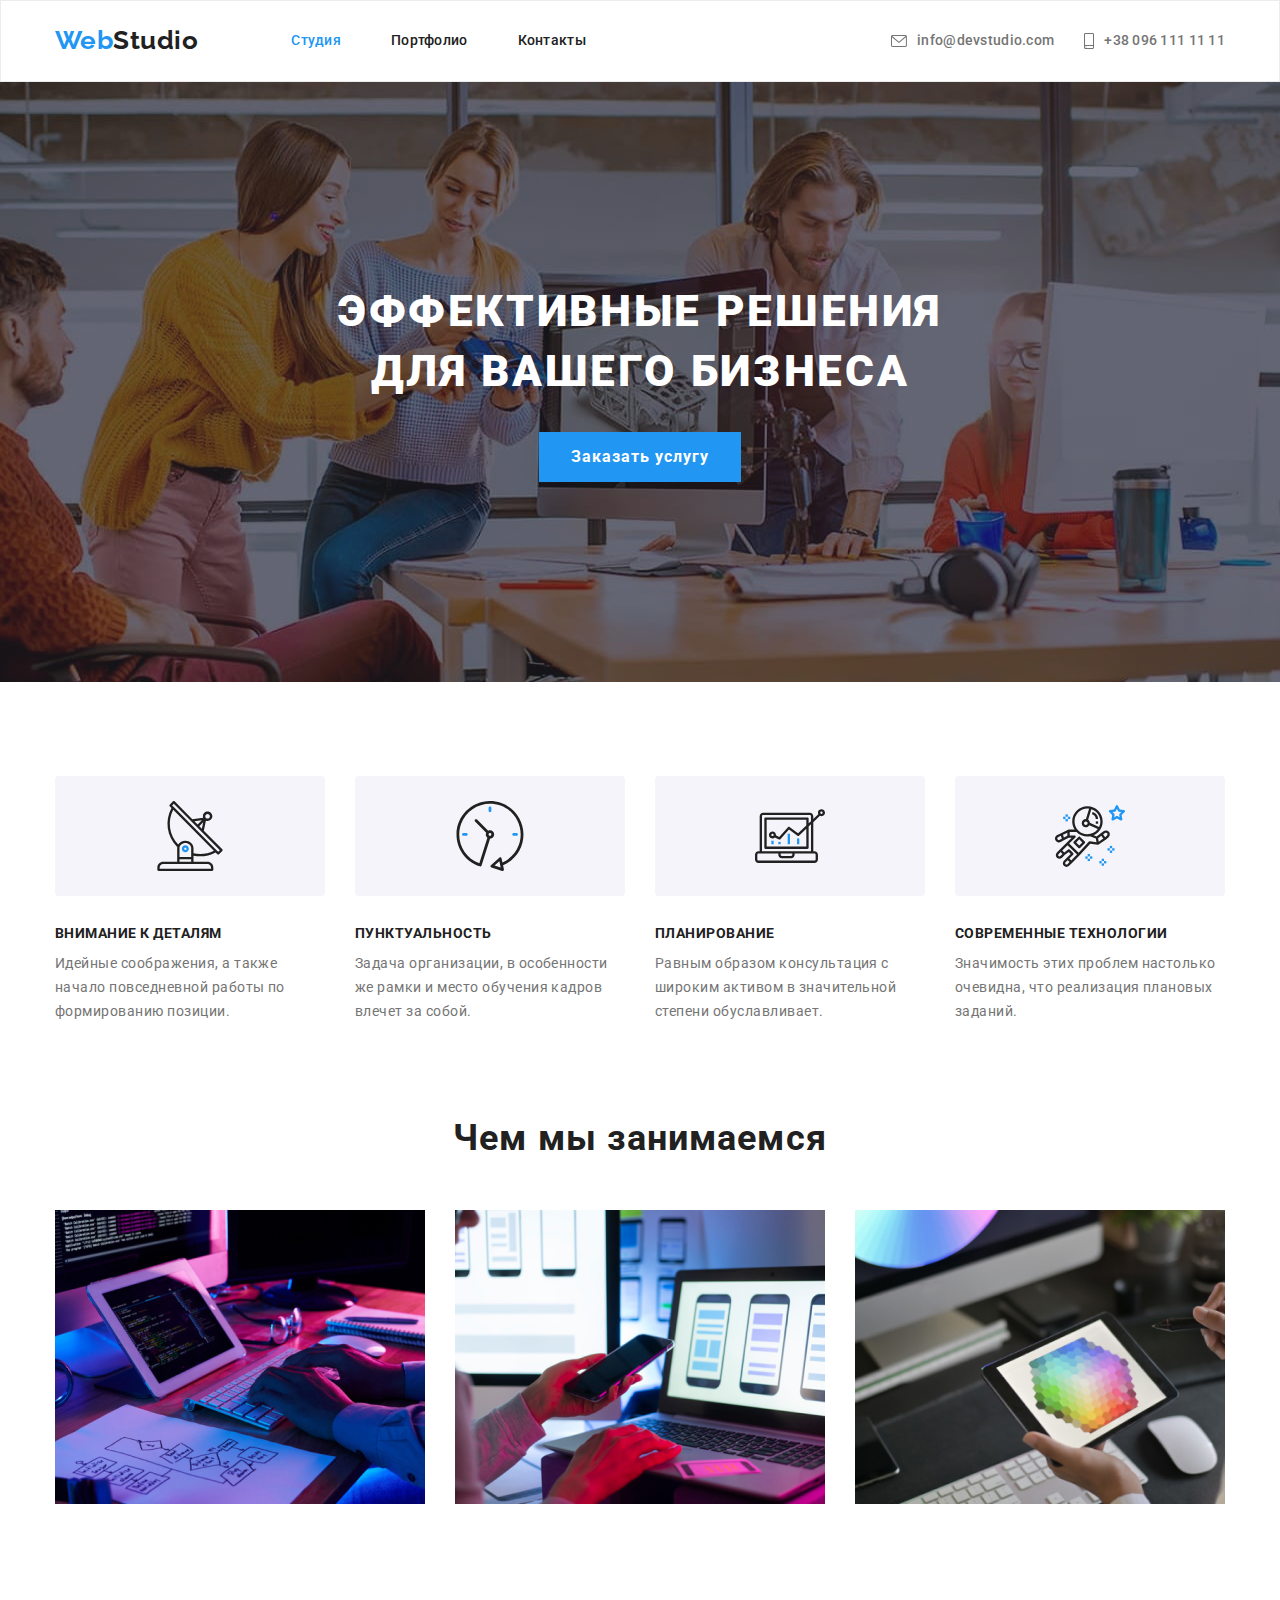
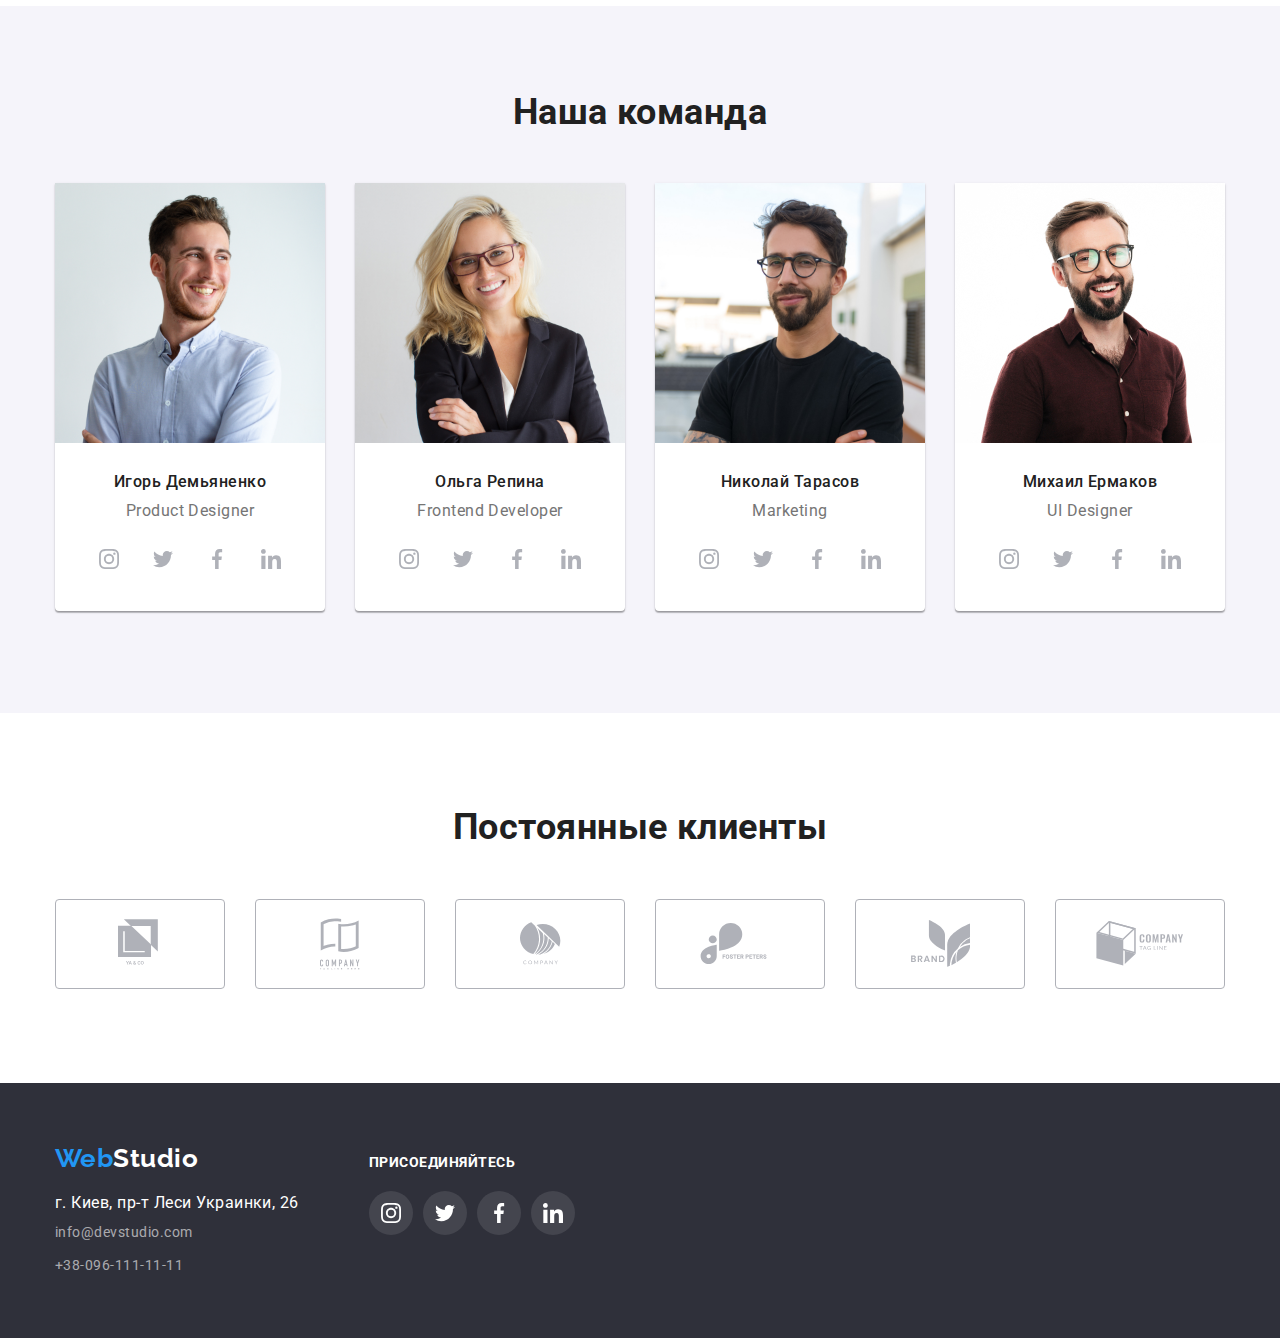
<file: index.html>
<!DOCTYPE html>
<html lang="ru">
  <head>
    <meta charset="UTF-8" />
    <meta name="viewport" content="width=device-width, initial-scale=1.0" />
    <title>main page</title>
    <link
      rel="stylesheet"
      href="https://fonts.googleapis.com/css2?family=Raleway:wght@700&family=Roboto:wght@400;500;700;900&display=swap"
    />
    <link
      rel="stylesheet"
      href="https://cdnjs.cloudflare.com/ajax/libs/modern-normalize/1.0.0/modern-normalize.min.css"
    />
    <link rel="stylesheet" href="./css/styles.css" />
  </head>
  <body class="page">
    <!--- шапка-->
    <header class="page-header">
      <div class="container site-nav flexbox">
        <nav class="site-nav">
          <a href="./index.html" class="logo">
            <span class="logo-main">Web</span
            ><span class="logo-part">Studio</span>
          </a>
          <ul class="list nav-list">
            <li class="nav-item">
              <a href="./" class="link-act">Студия</a>
            </li>
            <li class="nav-item">
              <a href="./portfolio.html" class="link">Портфолио</a>
            </li>
            <li class="nav-item"><a href="" class="link">Контакты</a></li>
          </ul>
        </nav>
        <!--  почта и телефон в шапке-->
        <ul class="nav-auth list">
          <li class="auth-item">
            <a href="mailto:info@devstudio.com" class="link">
              <svg class="mail-icon" width="16px" height="12px">
                <use href="./img2/sprite.svg#icon-envelope"></use>
              </svg>
              info@devstudio.com</a
            >
          </li>
          <li class="auth-item">
            <a href="tel:++38-096-111-11-11" class="link">
              <svg class="tell-icon" width="10px" height="16px">
                <use href="./img2/sprite.svg#icon-smartphone"></use>
              </svg>
              +38 096 111 11 11</a
            >
          </li>
        </ul>
      </div>
    </header>
    <main>
      <!---Банер -->
      <section>
        <div class="overlay">
          <h1 class="hero-title">
            Эффективные решения <br />
            для вашего бизнеса
          </h1>
          <a href="" class="button-hero">Заказать услугу</a>
        </div>
      </section>
      <!--- Advantages-->
      <section class="section advantage">
        <div class="container flexbox">
          <h2 class="vissualy-hidden">Преимущества</h2>
          <ul class="feature list">
            <li class="feature-items icon-antenna">
              <h3 class="subtitle">Внимание к деталям</h3>
              <p class="text">
                Идейные соображения, а также начало повседневной работы по
                формированию позиции.
              </p>
            </li>
            <li class="feature-items icon-clock">
              <h3 class="subtitle">Пунктуальность</h3>
              <p class="text">
                Задача организации, в особенности же рамки и место обучения
                кадров влечет за собой.
              </p>
            </li>
            <li class="feature-items icon-diagram">
              <h3 class="subtitle">Планирование</h3>
              <p class="text">
                Равным образом консультация с широким активом в значительной
                степени обуславливает.
              </p>
            </li>
            <li class="feature-items icon-astronavt">
              <h3 class="subtitle">Современные технологии</h3>
              <p class="text">
                Значимость этих проблем настолько очевидна, что реализация
                плановых заданий.
              </p>
            </li>
          </ul>
        </div>
      </section>
      <!---Чем занимаются-->
      <section class="section work list">
        <div class="container">
          <h2 class="work-title">Чем мы занимаемся</h2>
          <ul class="work-list list">
            <li class="work-items">
              <img
                src="./img2/box-1.jpg"
                alt="компьютер на столе"
                width="370"
              />
            </li>
            <li class="work-items">
              <img
                src="./img2/box-2.jpg"
                alt="мобильный телефон в руке"
                width="370"
              />
            </li>
            <li class="work-items">
              <img src="./img2/boх-3.jpg" alt="планшет" width="370" />
            </li>
          </ul>
        </div>
      </section>
      <!--- team-->
      <section class="section team">
        <div class="container">
          <h2 class="team-title">Наша команда</h2>
          <ul class="team-list list">
            <li class="team-items">
              <img
                src="./img2/team-1.jpg"
                alt="фото игорь демьяненко"
                width="270"
              />
              <div class="employee">
                <h3 class="team-subtitle">Игорь Демьяненко</h3>
                <p class="team-text">Product Designer</p>
              </div>
              <ul class="social-icon-list list">
                <li class="social-icon-item">
                  <a
                    class="social-icon-link"
                    href="https://www.instagram.com/"
                    target="_blank"
                    aria-label="ссылка Инстаграм"
                  >
                    <svg class="social-icon">
                      <use href="./img2/sprite.svg#icon-instagram"></use>
                    </svg>
                  </a>
                </li>
                <li class="social-icon-item">
                  <a
                    class="social-icon-link"
                    href="https://twitter.com/"
                    target="_blank"
                    aria-label="ссылка Твиттер"
                  >
                    <svg class="social-icon">
                      <use href="./img2/sprite.svg#icon-twitter"></use>
                    </svg>
                  </a>
                </li>
                <li class="social-icon-item">
                  <a
                    class="social-icon-link"
                    href="https://facebook.com/"
                    target="_blank"
                    aria-label="ссылка Фейсбук"
                  >
                    <svg class="social-icon">
                      <use href="./img2/sprite.svg#icon-facebook"></use>
                    </svg>
                  </a>
                </li>
                <li class="social-icon-item">
                  <a
                    class="social-icon-link"
                    href="https://www.linkedin.com/"
                    target="_blank"
                    aria-label="ссылка Линкедин"
                  >
                    <svg class="social-icon">
                      <use href="./img2/sprite.svg#icon-linkedin"></use>
                    </svg>
                  </a>
                </li>
              </ul>
            </li>
            <li class="team-items">
              <img
                src="./img2/team-2.jpg"
                alt="фотоo Ольга Репина"
                width="270"
              />
              <div class="employee">
                <h3 class="team-subtitle">Ольга Репина</h3>
                <p class="team-text">Frontend Developer</p>
              </div>
              <ul class="social-icon-list list">
                <li class="social-icon-item">
                  <a
                    class="social-icon-link"
                    href="https://www.instagram.com/"
                    target="_blank"
                    aria-label="ссылка Инстаграм"
                  >
                    <svg class="social-icon">
                      <use href="./img2/sprite.svg#icon-instagram"></use>
                    </svg>
                  </a>
                </li>
                <li class="social-icon-item">
                  <a
                    class="social-icon-link"
                    href="https://twitter.com/"
                    target="_blank"
                    aria-label="ссылка Твиттер"
                  >
                    <svg class="social-icon">
                      <use href="./img2/sprite.svg#icon-twitter"></use>
                    </svg>
                  </a>
                </li>
                <li class="social-icon-item">
                  <a
                    class="social-icon-link"
                    href="https://facebook.com/"
                    target="_blank"
                    aria-label="ссылка Фейсбук"
                  >
                    <svg class="social-icon">
                      <use href="./img2/sprite.svg#icon-facebook"></use>
                    </svg>
                  </a>
                </li>
                <li class="social-icon-item">
                  <a
                    class="social-icon-link"
                    href="https://www.linkedin.com/"
                    target="_blank"
                    aria-label="ссылка Линкедин"
                  >
                    <svg class="social-icon">
                      <use href="./img2/sprite.svg#icon-linkedin"></use>
                    </svg>
                  </a>
                </li>
              </ul>
            </li>
            <li class="team-items">
              <img
                src="./img2/team-3.jpg"
                alt="фото Николай Тарасов"
                width="270"
              />
              <div class="employee">
                <h3 class="team-subtitle">Николай Тарасов</h3>
                <p class="team-text">Marketing</p>
              </div>
              <ul class="social-icon-list list">
                <li class="social-icon-item">
                  <a
                    class="social-icon-link"
                    href="https://www.instagram.com/"
                    target="_blank"
                    aria-label="ссылка Инстаграм"
                  >
                    <svg class="social-icon">
                      <use href="./img2/sprite.svg#icon-instagram"></use>
                    </svg>
                  </a>
                </li>
                <li class="social-icon-item">
                  <a
                    class="social-icon-link"
                    href="https://twitter.com/"
                    target="_blank"
                    aria-label="ссылка Твиттер"
                  >
                    <svg class="social-icon">
                      <use href="./img2/sprite.svg#icon-twitter"></use>
                    </svg>
                  </a>
                </li>
                <li class="social-icon-item">
                  <a
                    class="social-icon-link"
                    href="https://facebook.com/"
                    target="_blank"
                    aria-label="ссылка Фейсбук"
                  >
                    <svg class="social-icon">
                      <use href="./img2/sprite.svg#icon-facebook"></use>
                    </svg>
                  </a>
                </li>
                <li class="social-icon-item">
                  <a
                    class="social-icon-link"
                    href="https://www.linkedin.com/"
                    target="_blank"
                    aria-label="ссылка Линкедин"
                  >
                    <svg class="social-icon">
                      <use href="./img2/sprite.svg#icon-linkedin"></use>
                    </svg>
                  </a>
                </li>
              </ul>
            </li>
            <li class="team-items">
              <img
                src="./img2/team-4.jpg"
                alt="фото Михаил Ермаков"
                width="270"
              />
              <div class="employee">
                <h3 class="team-subtitle">Михаил Ермаков</h3>
                <p class="team-text">UI Designer</p>
              </div>
              <ul class="social-icon-list list">
                <li class="social-icon-item">
                  <a
                    class="social-icon-link"
                    href="https://www.instagram.com/"
                    target="_blank"
                    aria-label="ссылка Инстаграм"
                  >
                    <svg class="social-icon">
                      <use href="./img2/sprite.svg#icon-instagram"></use>
                    </svg>
                  </a>
                </li>
                <li class="social-icon-item">
                  <a
                    class="social-icon-link"
                    href="https://twitter.com/"
                    target="_blank"
                    aria-label="ссылка Твиттер"
                  >
                    <svg class="social-icon">
                      <use href="./img2/sprite.svg#icon-twitter"></use>
                    </svg>
                  </a>
                </li>
                <li class="social-icon-item">
                  <a
                    class="social-icon-link"
                    href="https://facebook.com/"
                    target="_blank"
                    aria-label="ссылка Фейсбук"
                  >
                    <svg class="social-icon">
                      <use href="./img2/sprite.svg#icon-facebook"></use>
                    </svg>
                  </a>
                </li>
                <li class="social-icon-item">
                  <a
                    class="social-icon-link"
                    href="https://www.linkedin.com/"
                    target="_blank"
                    aria-label="ссылка Линкедин"
                  >
                    <svg class="social-icon">
                      <use href="./img2/sprite.svg#icon-linkedin"></use>
                    </svg>
                  </a>
                </li>
              </ul>
            </li>
          </ul>
        </div>
      </section>
      <!-- Klients -->
      <section class="section">
        <div class="container">
          <h2 class="client-title">Постоянные клиенты</h2>
          <ul class="client-list list">
            <li class="client-items">
              <a class="clients-link" href="">
                <svg class="client-icon" width="44px" height="49px">
                  <use href="./img2/sprite.svg#icon-logo-1"></use>
                </svg>
              </a>
            </li>
            <li class="client-items">
              <a class="clients-link" href=""
                ><svg class="client-icon" width="40px" height="52px">
                  <use href="./img2/sprite.svg#icon-logo-2"></use>
                </svg>
              </a>
            </li>
            <li class="client-items">
              <a class="clients-link" href=""
                ><svg class="client-icon" width="41px" height="43px">
                  <use href="./img2/sprite.svg#icon-logo-3"></use>
                </svg>
              </a>
            </li>
            <li class="client-items">
              <a class="clients-link" href=""
                ><svg class="client-icon" width="80px" height="42px">
                  <use href="./img2/sprite.svg#icon-logo-4"></use>
                </svg>
              </a>
            </li>
            <li class="client-items">
              <a class="clients-link" href=""
                ><svg class="client-icon" width="59px" height="47px">
                  <use href="./img2/sprite.svg#icon-logo-5"></use>
                </svg>
              </a>
            </li>
            <li class="client-items">
              <a class="clients-link" href=""
                ><svg class="client-icon" width="88px" height="45px">
                  <use href="./img2/sprite.svg#icon-logo-6"></use>
                </svg>
              </a>
            </li>
          </ul>
        </div>
      </section>
    </main>

    <!--- футер-->

    <footer class="footer flexbox">
      <div class="container footer-flexbox">
        <div class="footer-adress">
          <a href="WebStudio" class="logo"
            ><span class="logo-main">Web</span>Studio</a
          >
          <address>
            <span class="company-adress">г. Киев, пр-т Леси Украинки, 26</span>
            <a href="mailto:info@devstudio.com" class="adress-link"
              >info@devstudio.com</a
            >
            <a href="tel:++38-096-111-11-11" class="adress-link"
              >+38-096-111-11-11
            </a>
          </address>
        </div>
        <div class="footer-social">
          <h2 class="social-title">присоединяйтесь</h2>
          <ul class="social-list list">
            <li class="social-icon-item">
              <a
                class="social-footer-link"
                href="https://www.instagram.com/"
                target="_blank"
                aria-label="ссылка Инстаграм"
              >
                <svg class="social-icon-footer">
                  <use href="./img2/sprite.svg#icon-instagram"></use>
                </svg>
              </a>
            </li>
            <li class="social-icon-item">
              <a
                class="social-footer-link"
                href="https://twitter.com/"
                target="_blank"
                aria-label="ссылка Твиттер"
              >
                <svg class="social-icon-footer">
                  <use href="./img2/sprite.svg#icon-twitter"></use>
                </svg>
              </a>
            </li>
            <li class="social-icon-item">
              <a
                class="social-footer-link"
                href="https://facebook.com/"
                target="_blank"
                aria-label="ссылка Фейсбук"
              >
                <svg class="social-icon-footer">
                  <use href="./img2/sprite.svg#icon-facebook"></use>
                </svg>
              </a>
            </li>
            <li class="social-icon-item">
              <a
                class="social-footer-link"
                href="https://www.linkedin.com/"
                target="_blank"
                aria-label="ссылка Линкедин"
              >
                <svg class="social-icon-footer">
                  <use href="./img2/sprite.svg#icon-linkedin"></use>
                </svg>
              </a>
            </li>
          </ul>
        </div>
      </div>
    </footer>
  </body>
</html>
</file>
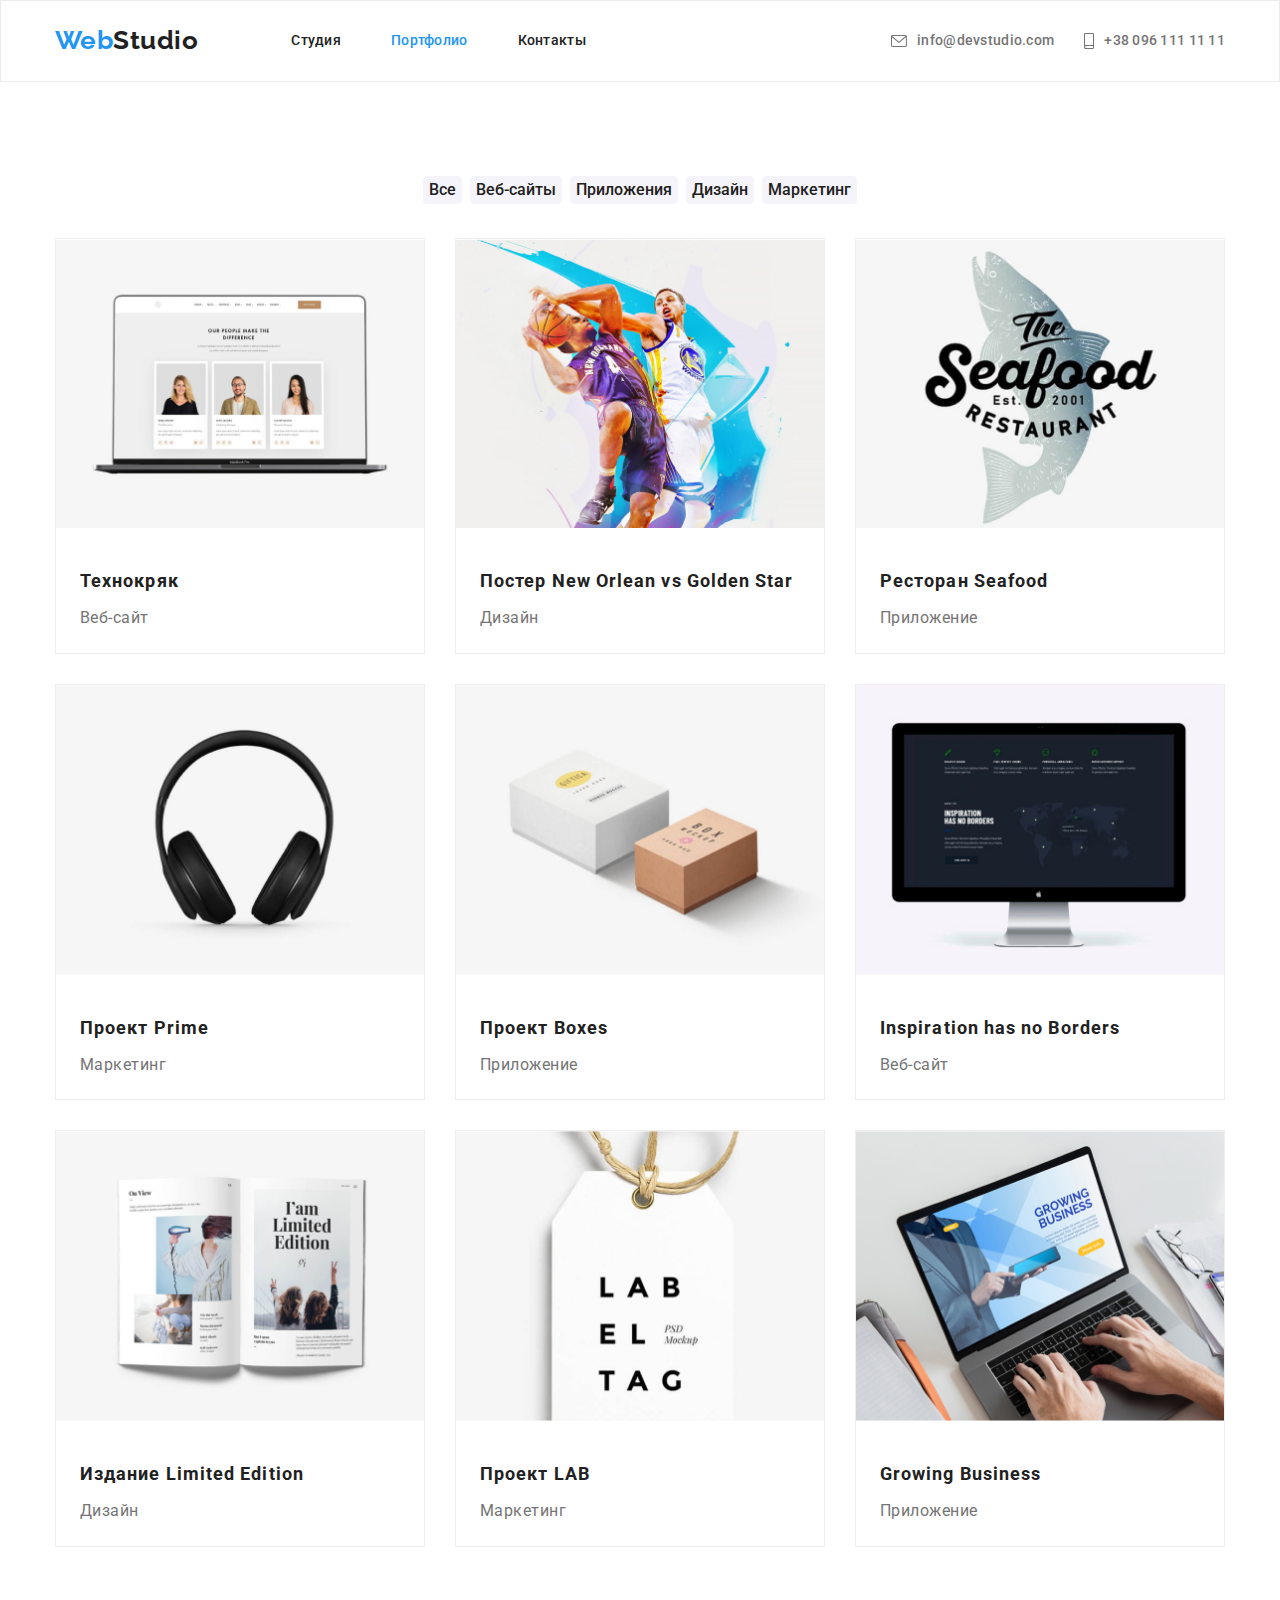
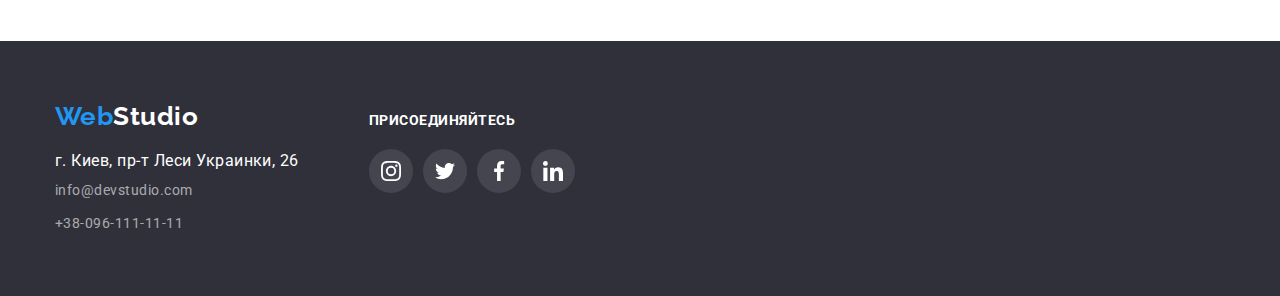
<file: portfolio.html>
<!DOCTYPE html>
<html lang="ru">
  <head>
    <meta charset="UTF-8" />
    <meta name="viewport" content="width=device-width, initial-scale=1.0" />
    <title>portfolio</title>
    <link
      rel="stylesheet"
      href="https://fonts.googleapis.com/css2?family=Raleway:wght@700&family=Roboto:wght@400;500;700;900&display=swap"
    />
    <link
      rel="stylesheet"
      href="https://cdnjs.cloudflare.com/ajax/libs/modern-normalize/1.0.0/modern-normalize.min.css"
    />
    <link rel="stylesheet" href="./css/styles.css" />
  </head>
  <body>
    <!--- шапка-->
    <header class="page-header">
      <div class="container site-nav flexbox">
        <nav class="site-nav">
          <a href="./index.html" class="logo">
            <span class="logo-main">Web</span
            ><span class="logo-part">Studio</span>
          </a>
          <ul class="list nav-list">
            <li class="nav-item">
              <a href="./" class="link">Студия</a>
            </li>
            <li class="nav-item">
              <a href="./portfolio.html" class="link-act">Портфолио</a>
            </li>
            <li class="nav-item"><a href="" class="link">Контакты</a></li>
          </ul>
        </nav>
        <!--  почта и телефон в шапке-->
        <ul class="nav-auth list">
          <li class="auth-item">
            <a href="mailto:info@devstudio.com" class="link">
              <svg class="mail-icon" width="16px" height="12px">
                <use href="./img2/sprite.svg#icon-envelope"></use>
              </svg>
              info@devstudio.com</a
            >
          </li>
          <li class="auth-item">
            <a href="tel:++38-096-111-11-11" class="link">
              <svg class="tell-icon" width="10px" height="16px">
                <use href="./img2/sprite.svg#icon-smartphone"></use>
              </svg>
              +38 096 111 11 11</a
            >
          </li>
        </ul>
      </div>
    </header>
    <main>
      <!---Наши работы -->
      <section class="section portfolio">
        <h1 class="vissualy-hidden">Наши работы</h1>
        <div class="container">
          <ul class="filters-list list flexbox">
            <li class="filters-items">
              <button class="button-filters">Все</button>
            </li>
            <li class="filters-items">
              <button class="button-filters active">Веб-сайты</button>
            </li>
            <li class="filters-items">
              <button class="button-filters">Приложения</button>
            </li>
            <li class="filters-items">
              <button class="button-filters">Дизайн</button>
            </li>
            <li class="filters-items">
              <button class="button-filters">Маркетинг</button>
            </li>
          </ul>
          <ul class="portfolio-list list flexbox">
            <li class="portfolio-items">
              <a class="portfolio-link" href=""
                ><img src="./img2/img-1.jpg" alt="экран с фото" />
                <div class="servise">
                  <h2 class="portfolio-title">Технокряк</h2>
                  <p class="text">Веб-сайт</p>
                </div>
              </a>
            </li>
            <li class="portfolio-items">
              <a class="portfolio-link" href="">
                <img src="./img2/img-2.jpg" alt="баскетболисты с мячем" />
                <div class="servise">
                  <h2 class="portfolio-title">
                    Постер New Orlean vs Golden Star
                  </h2>
                  <p class="text">Дизайн</p>
                </div>
              </a>
            </li>
            <li class="portfolio-items">
              <a href=""
                ><img src="./img2/img-3.jpg" alt="акула с надписью" />
                <div class="servise">
                  <h2 class="portfolio-title">Ресторан Seafood</h2>
                  <p class="text">Приложение</p>
                </div>
              </a>
            </li>
            <li class="portfolio-items">
              <a class="portfolio-link" href=""
                ><img src="./img2/img-4.jpg" alt="наушники" />
                <div class="servise">
                  <h2 class="portfolio-title">Проект Prime</h2>
                  <p class="text">Маркетинг</p>
                </div>
              </a>
            </li>
            <li class="portfolio-items">
              <a class="portfolio-link" href=""
                ><img src="./img2/img-5.jpg" alt="коробочки" />
                <div class="servise">
                  <h2 class="portfolio-title">Проект Boxes</h2>
                  <p class="text">Приложение</p>
                </div>
              </a>
            </li>
            <li class="portfolio-items">
              <a class="portfolio-link" href=""
                ><img src="./img2/img-6.jpg" alt="монитор" />
                <div class="servise">
                  <h2 class="portfolio-title">Inspiration has no Borders</h2>
                  <p class="text">Веб-сайт</p>
                </div>
              </a>
            </li>
            <li class="portfolio-items">
              <a href=""
                ><img src="./img2/img-7.jpg" alt="открытый журнал" />
                <div class="servise">
                  <h2 class="portfolio-title">Издание Limited Edition</h2>
                  <p class="text">Дизайн</p>
                </div>
              </a>
            </li>
            <li class="portfolio-items">
              <a class="portfolio-link" href=""
                ><img src="./img2/img-8.jpg" alt="бирка" />
                <div class="servise">
                  <h2 class="portfolio-title">Проект LAB</h2>
                  <p class="text">Маркетинг</p>
                </div>
              </a>
            </li>
            <li class="portfolio-items">
              <a class="portfolio-link" href=""
                ><img src="./img2/img-9.jpg" alt="ноутбук" />
                <div class="servise">
                  <h2 class="portfolio-title">Growing Business</h2>
                  <p class="text">Приложение</p>
                </div>
              </a>
            </li>
          </ul>
        </div>
      </section>
    </main>

    <!--- футер-->
    <footer class="footer flexbox">
      <div class="container footer-flexbox">
        <div class="footer-adress">
          <a href="WebStudio" class="logo"
            ><span class="logo-main">Web</span>Studio</a
          >
          <address>
            <span class="company-adress">г. Киев, пр-т Леси Украинки, 26</span>
            <a href="mailto:info@devstudio.com" class="adress-link"
              >info@devstudio.com</a
            >
            <a href="tel:++38-096-111-11-11" class="adress-link"
              >+38-096-111-11-11
            </a>
          </address>
        </div>
        <div class="footer-social">
          <h2 class="social-title">присоединяйтесь</h2>
          <ul class="social-list list">
            <li class="social-icon-item">
              <a
                class="social-footer-link"
                href="https://www.instagram.com/"
                target="_blank"
                aria-label="ссылка Инстаграм"
              >
                <svg class="social-icon-footer">
                  <use href="./img2/sprite.svg#icon-instagram"></use>
                </svg>
              </a>
            </li>
            <li class="social-icon-item">
              <a
                class="social-footer-link"
                href="https://twitter.com/"
                target="_blank"
                aria-label="ссылка Твиттер"
              >
                <svg class="social-icon-footer">
                  <use href="./img2/sprite.svg#icon-twitter"></use>
                </svg>
              </a>
            </li>
            <li class="social-icon-item">
              <a
                class="social-footer-link"
                href="https://facebook.com/"
                target="_blank"
                aria-label="ссылка Фейсбук"
              >
                <svg class="social-icon-footer">
                  <use href="./img2/sprite.svg#icon-facebook"></use>
                </svg>
              </a>
            </li>
            <li class="social-icon-item">
              <a
                class="social-footer-link"
                href="https://www.linkedin.com/"
                target="_blank"
                aria-label="ссылка Линкедин"
              >
                <svg class="social-icon-footer">
                  <use href="./img2/sprite.svg#icon-linkedin"></use>
                </svg>
              </a>
            </li>
          </ul>
        </div>
      </div>
    </footer>
  </body>
</html>
</file>
<file: css/styles.css>
html {
  box-sizing: border-box;
}
*,
*::before,
*::after {
  box-sizing: inherit;
}
:root {
  --primery-text-colour: #212121;
  --text-color: #757575;
  --acent: #2196f3;
  --footer-tel-mail-colour: rgba(255, 255, 255, 0.6);
  --logo-color: #000000;
  --main-bg-color: #e5e5e5;
  --section-team-bg-color: #f5f4fa;
  --footer-bg-color: #2f303a;
  --white: #ffffff;
  --button-bck-color: #f5f4fa;
  --bcg-hero: #c4c4c4;
  --icon-color: #afb1b8;
}
body {
  color: var(--primery-text-colour);
  background-color: var(--white);
  text-decoration: none;
  font-weight: 400;
  font-style: normal;
  font-family: roboto, sans-serif;
  letter-spacing: 0.03em;
}
.list {
  list-style: none;
  margin: 0;
  padding: 0;
}
.flexbox {
  display: flex;
  flex-wrap: wrap;
}
.container {
  width: 1200px;
  padding: 0 15px;
  margin-left: auto;
  margin-right: auto;
}
.section {
  padding: 94px 0;
}
img {
  display: block;
  max-width: 100%;
  height: auto;
}
.vissualy-hidden {
  position: absolute;
  width: 1px;
  height: 1px;
  margin: -1px;
  border: 0;
  padding: 0;
  clip: rect(0 0 0 0);
  overflow: hidden;
}

/*header*/
.page-header {
  padding: 32px o;

  border: 1px solid #ececec;
}

/* logo*/
.logo {
  margin-right: 93px;

  font-family: raleway, sans-serif;
  font-weight: 700;
  font-size: 26px;
  line-height: 1.2;
  text-decoration: none;
}

.logo-main {
  color: var(--acent);
}
.logo-part {
  color: var(--primery-text-colour);
}

/* site navigation*/
.site-nav {
  display: flex;
  align-items: center;
  margin-right: auto;
}

.nav-list {
  display: flex;
}
.nav-item:not(:last-child) {
  margin-right: 50px;
}

.site-nav .link {
  display: block;
  padding: 32px 0;
  font-weight: 500;
  font-size: 14px;
  line-height: 1.14;
  letter-spacing: 0.02em;
  color: var(--primery-text-colour);
  text-decoration: none;
  list-style: none;
}
.site-nav .link:hover,
.link:focus,
.link:active {
  color: var(--acent);
}
.link-act {
  display: block;
  padding: 32px 0;

  color: var(--acent);
  font-weight: 500;
  font-size: 14px;
  line-height: 1.14;
  letter-spacing: 0.02em;
  text-decoration: none;
}
/* навигация для авторизации*/
.nav-auth {
  display: flex;
  align-items: center;
}
.nav-auth .link {
  display: flex;
  align-items: center;

  font-weight: 500;
  font-size: 14px;
  line-height: 1.14;
  letter-spacing: 0.02em;
  color: var(--text-color);
  text-decoration: none;
}
.link:hover,
.link:focus {
  color: var(--acent);
}
.link:hover .mail-icon,
.link:focus .mail-icon {
  fill: var(--acent);
}
.link:hover .tell-icon,
.link:focus .tell-icon {
  fill: var(--acent);
}
.auth-item:not(:last-child) {
  margin-right: 30px;
}
.mail-icon,
.tell-icon {
  margin-right: 10px;
  fill: var(--text-color);
}

/* Герой*/
.overlay {
  display: block;
  padding: 200px;
  margin-right: auto;
  margin-left: auto;
  max-width: 1600px;
  height: 600px;
  text-align: center;
  background-repeat: no-repeat;
  background-position: center;
  background-color: var(--bcg-hero);
  background-image: linear-gradient(
      to right,
      rgba(47, 48, 58, 0.4),
      rgba(47, 48, 58, 0.4)
    ),
    url(../img2/img-hero.jpg);
}
.hero-title {
  margin-top: 0;
  margin-bottom: 30px;

  font-weight: 900;
  font-size: 44px;
  line-height: 1.36;
  letter-spacing: 0.06em;
  text-transform: uppercase;
  color: var(--white);
}
.button-hero {
  display: inline-block;
  padding: 10px 32px;

  font-weight: 700;
  font-size: 16px;
  line-height: 1.87;

  align-items: center;
  letter-spacing: 0.06em;
  color: var(--white);
  background-color: var(--acent);
  text-decoration: none;
}
/*Преимущества*/

.feature {
  display: flex;
  flex-wrap: wrap;
}
.feature-items {
  width: calc((100% - 30px * 3) / 4);
  margin-right: 30px;
}
.feature-items:nth-child(4) {
  margin-right: 0;
}
.feature-items::before {
  display: block;
  content: "";
  height: 120px;
  margin-bottom: 30px;
  border-radius: 4px;

  background: #f5f4fa;
  background-position: center;
  background-repeat: no-repeat;
}
.icon-antenna::before {
  background-image: url(../img2/icons/antenna.svg);
}
.icon-clock::before {
  background-image: url(../img2/icons/clock.svg);
}
.icon-diagram::before {
  background-image: url(../img2/icons/diagram.svg);
}
.icon-astronavt::before {
  background-image: url(../img2/icons/astronaut.svg);
}

.subtitle {
  margin-top: 0;
  margin-bottom: 10px;

  font-weight: 700;
  font-size: 14px;
  line-height: 1.14;
  text-transform: uppercase;
}
.text {
  margin: 0;
  font-size: 14px;
  line-height: 1.71;
  color: var(--text-color);
}

/*чем занимаються*/

.section.work {
  padding-top: 0;
  padding-bottom: 102px;
}
.work-title {
  margin-top: 0;
  margin-bottom: 50px;

  font-weight: 700;
  font-size: 36px;
  line-height: 1.16;
  letter-spacing: 0.03em;
  text-align: center;
}
.work-list {
  display: flex;
  flex-wrap: wrap;
}
.work-items {
  width: calc((100% - 30px * 2) / 3);
  margin-right: 30px;
}
.work-items:nth-child(3) {
  margin-right: 0;
}

/*team*/

.team {
  background-color: var(--section-team-bg-color);
  padding-top: 86px;
  padding-bottom: 102px;
}
.team-title {
  margin-top: 0;
  margin-bottom: 50px;

  font-weight: 700;
  font-size: 36px;
  line-height: 1.16;
  text-align: center;
}
.team-subtitle {
  margin-top: 0;
  margin-bottom: 10px;

  font-weight: 500;
  font-size: 16px;
  line-height: 1.18;
  text-align: center;
}
.team-text {
  margin: 0;

  font-size: 16px;
  line-height: 1.18;
  text-align: center;
  color: #757575;
}
.team-list {
  display: flex;
  flex-wrap: wrap;
}
.team-items {
  width: calc((100% - 30px * 3) / 4);
  margin-right: 30px;

  background-color: var(--white);
  box-shadow: 0px 1px 3px rgba(0, 0, 0, 0.12), 0px 1px 1px rgba(0, 0, 0, 0.14),
    0px 2px 1px rgba(0, 0, 0, 0.2);
  border-radius: 0px 0px 4px 4px;
}
.team-items:nth-child(4n) {
  margin-right: 0;
}
.employee {
  padding-top: 30px;
  padding-bottom: 16px;
}
/* список соцсети */
.social-icon-list {
  display: flex;
  justify-content: center;
}
.social-icon-list {
  padding-bottom: 30px;
}

.social-icon-item:not(:last-child) {
  margin-right: 10px;
}

.social-icon-link {
  display: flex;
  justify-content: center;
  align-items: center;
  width: 44px;
  height: 44px;
  border-radius: 50%;
}
.social-icon-link:hover,
.social-icon-link:focus {
  background-color: var(--acent);
}
.social-icon {
  fill: var(--icon-color);
  width: 20px;
  height: 20px;
}

.social-icon-link:hover .social-icon {
  fill: var(--white);
}
/* клиенты */

.client-title {
  margin-top: 0;
  margin-bottom: 50px;

  font-weight: 700;
  font-size: 36px;
  line-height: 1.16;
  text-align: center;
}
.client-list {
  display: flex;
}
.clients-link {
  display: flex;
  justify-content: center;
  align-items: center;
  width: 170px;
  height: 90px;
  border: 1px solid #afb1b8;
  border-radius: 4px;
}

.client-items:not(:last-child) {
  margin-right: 30px;
}
.client-icon {
  fill: var(--icon-color);
}
.clients-link:hover,
.clients-link:focus {
  border-color: var(--acent);
}
.clients-link:hover .client-icon,
.clients-link:focus .client-icon {
  fill: var(--acent);
}

/*fotter*/
.footer {
  background-color: var(--footer-bg-color);
}
.footer-flexbox {
  display: flex;
  align-items: baseline;
}

/* section adress */
.footer-adress {
  flex-direction: column;
}
.footer-adress {
  padding: 60px 0;
  margin-right: 70px;
}
.footer .logo {
  display: inline-block;
  margin-bottom: 20px;
  margin-right: 0;

  color: var(--white);
  text-decoration: none;
  font-family: Raleway, sans-serif;
  font-size: 26px;
  line-height: 1.2;
}
.adress-link {
  display: block;
  margin-top: 9px;
  margin-bottom: 0px;

  font-style: normal;
  font-size: 14px;
  line-height: 1.71;
  color: var(--footer-tel-mail-colour);
  text-decoration: none;
}
.adress-link:hover,
.adress-link:focus {
  color: var(--acent);
}
.company-adress {
  margin: 0;

  color: var(--white);
  font-style: normal;
}
/* section social */
.footer-social {
  display: flex;
  flex-direction: column;
}
.social-title {
  margin-top: 0;
  margin-bottom: 20px;

  font-weight: 700;
  font-size: 14px;
  line-height: 1.14;
  text-transform: uppercase;
  color: var(--white);
}

.social-list {
  display: flex;
  justify-content: center;
}
.social-footer-link {
  display: flex;
  justify-content: center;
  align-items: center;
  width: 44px;
  height: 44px;
  background: rgba(255, 255, 255, 0.1);
  border-radius: 50%;
}
.footer-social .social-icon-item:not(:last-child) {
  margin-right: 10px;
}
.social-icon-footer {
  width: 20px;
  height: 20px;
  fill: var(--white);
}
.social-footer-link:hover,
.social-footer-link:focus {
  background-color: var(--acent);
}

/*наши работы*/
a {
  text-decoration: none;
}
.filters-list {
  justify-content: center;
  margin-bottom: 34px;
}

.filters-items:not(:last-child) {
  margin-right: 8px;
}
/* button*/

.button-filters {
  display: inline-block;
  text-align: center;
  border-radius: 4px;
  border: none;

  font-weight: 500;
  font-size: 16px;
  line-height: 1.62;
  text-align: center;
  color: var(--primery-text-colour);
  background-color: var(--button-bck-color);
  text-decoration: none;
}

.button-filters:focus,
.button-filters:hover {
  color: var(--white);
  background-color: var(--acent);

  box-shadow: 0px 3px 1px rgba(0, 0, 0, 0.1), 0px 1px 2px rgba(0, 0, 0, 0.08),
    0px 2px 2px rgba(0, 0, 0, 0.12);
  border-radius: 4px;
}
.portfolio-title {
  margin-bottom: 4px;

  font-weight: 700;
  font-size: 18px;
  line-height: 2;
  letter-spacing: 0.06em;
  color: var(--primery-text-colour);
}
.portfolio .text {
  font-size: 16px;
  line-height: 1.87;
  color: var(--text-color);
}

.portfolio-items {
  width: calc((100% - 30px * 2) / 3);
  margin-right: 30px;
  margin-bottom: 30px;
  border: 1px solid #eeeeee;
}
.portfolio-items:nth-child(3n) {
  margin-right: 0;
}
.portfolio-items:nth-last-child(-n + 3) {
  margin-bottom: 0;
}
.servise {
  padding: 20px 24px;
}
.portfolio-items:hover {
  box-shadow: 0px 1px 1px rgba(0, 0, 0, 0.12), 0px 4px 4px rgba(0, 0, 0, 0.06),
    1px 4px 6px rgba(0, 0, 0, 0.16);
}
</file>
